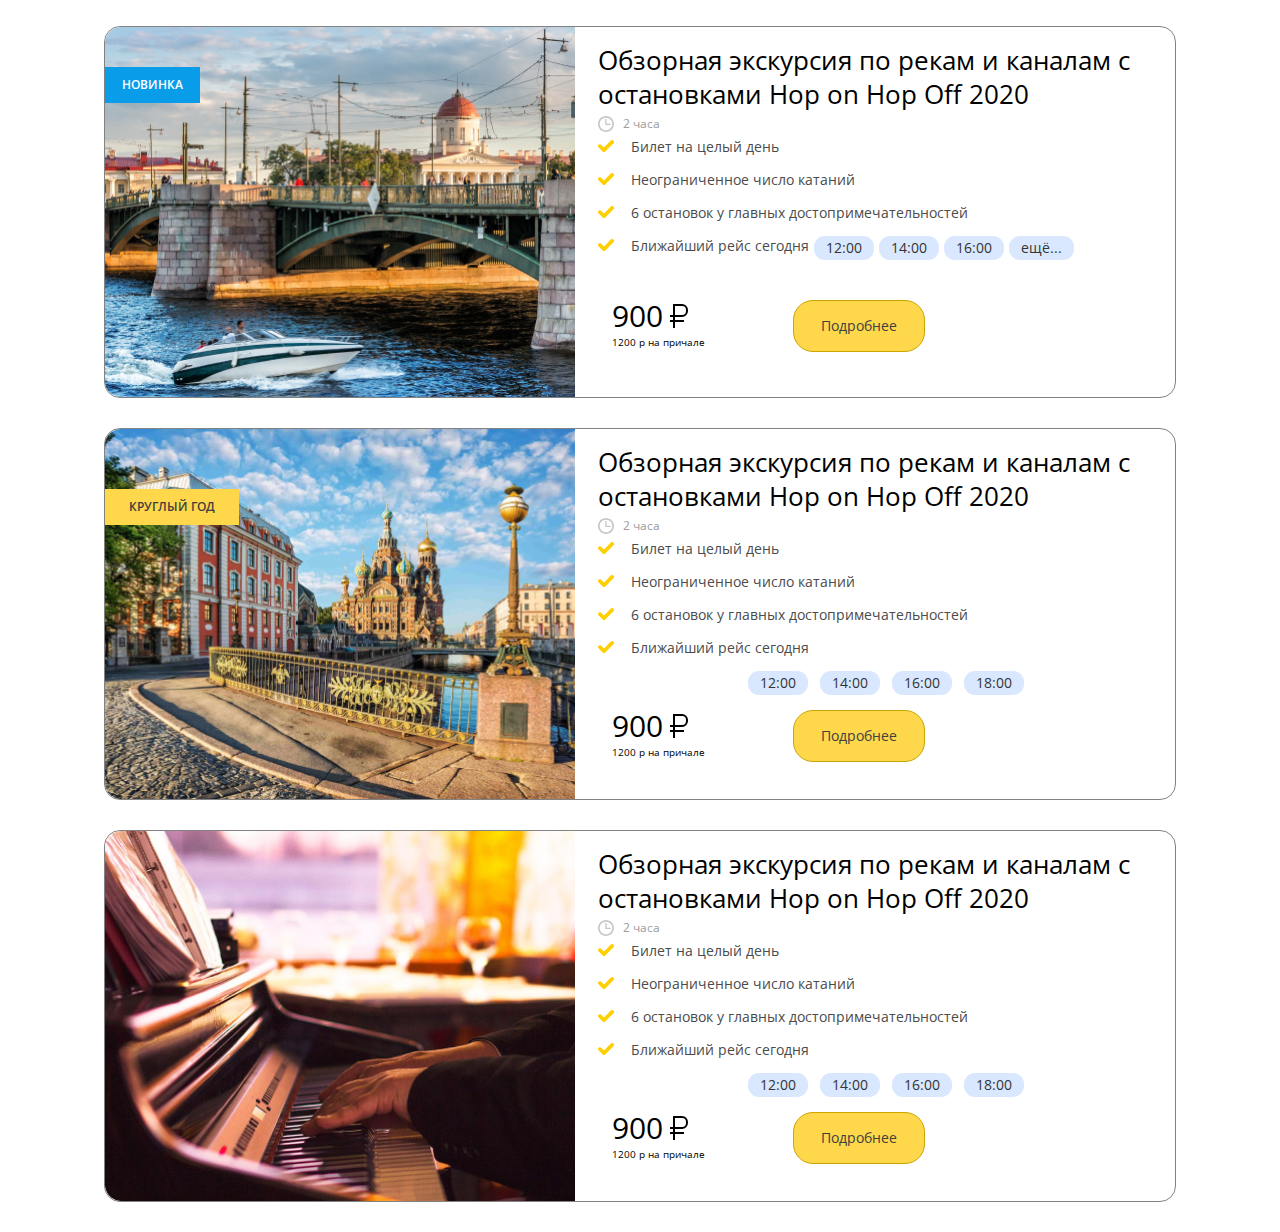
<file: task-1/index.html>
<!DOCTYPE html>
<html lang="ru">
  <head>
    <meta charset="UTF-8" />
    <meta name="viewport" content="width=device-width, initial-scale=1.0" />
    <title>Document</title>
    <link rel="preconnect" href="https://fonts.googleapis.com" />
    <link rel="preconnect" href="https://fonts.gstatic.com" crossorigin />
    <link
      href="https://fonts.googleapis.com/css2?family=Open+Sans:wght@400;600&family=Roboto&display=swap"
      rel="stylesheet"
    />
    <link rel="stylesheet" href="/task-1/styles.css" />
  </head>
  <body>
    <header class="header"></header>
    <main class="main">
      <section class="trips">
        <section class="trip-1">
          <section class="header-trip-1">
            <section class="image-trip-1">
                <div class="image-trip-1-text">
                    НОВИНКА
                </div>
            </section>
          </section>
          <section class="main-trip-1">
                <div class="time">
                  <svg
                    width="16"
                    height="16"
                    viewBox="0 0 16 16"
                    fill="none"
                    xmlns="http://www.w3.org/2000/svg"
                  >
                    <path
                      d="M8 0C3.5888 0 0 3.5888 0 8C0 12.4112 3.5888 16 8 16C12.4112 16 16 12.4112 16 8C16 3.5888 12.4112 0 8 0ZM8 14.2977C4.52746 14.2977 1.7021 11.4727 1.7021 8C1.7021 4.5273 4.52746 1.70226 8 1.70226C11.4725 1.70226 14.2979 4.5273 14.2979 8C14.2979 11.4727 11.4725 14.2977 8 14.2977Z"
                      fill="#C7C7C7"
                    />
                    <path
                      d="M12.1692 7.75296H8.57401V3.43019C8.57401 3.06642 8.27907 2.77148 7.9153 2.77148C7.55153 2.77148 7.25659 3.06642 7.25659 3.43019V8.41167C7.25659 8.77544 7.55153 9.07037 7.9153 9.07037H12.1692C12.533 9.07037 12.8279 8.77544 12.8279 8.41167C12.8279 8.04789 12.533 7.75296 12.1692 7.75296Z"
                      fill="#C7C7C7"
                    />
                  </svg>
                  <p class="text-time">2 часа</p>
                </div>
                <div class="sale">
                  АКЦИЯ - Обзорная экскурсия по рекам и каналам с остановками Hop
                  on Hop Off 2019
                </div>
                <div class="description">
                    Обзорная экскурсия по рекам и каналам 
                    с остановками Hop on Hop Off 2020
                </div>
                <div class="table">
                  <ul class="list">
                    <li class="list-item">
                      <svg
                        width="16"
                        height="12"
                        viewBox="0 0 16 12"
                        fill="none"
                        xmlns="http://www.w3.org/2000/svg"
                        style="margin-top: 3px; margin-right: 3%;"
                      >
                        <path
                          d="M7.24255 11.4204C6.51714 12.1458 5.3401 12.1458 4.61504 11.4204L0.544058 7.34931C-0.181353 6.62423 -0.181353 5.44716 0.544058 4.72209C1.26912 3.99666 2.44616 3.99666 3.17157 4.72209L5.59708 7.1473C5.78018 7.33005 6.07742 7.33005 6.26087 7.1473L12.8284 0.579592C13.5535 -0.145834 14.7305 -0.145834 15.4559 0.579592C15.8043 0.927951 16 1.4006 16 1.8932C16 2.38581 15.8043 2.85845 15.4559 3.20681L7.24255 11.4204Z"
                          fill="#FECF01"
                        />
                      </svg>
                      <p class="item-text">Билет на целый день</p>
                    </li>
                    <li class="list-item">
                      <svg
                        width="16"
                        height="12"
                        viewBox="0 0 16 12"
                        fill="none"
                        xmlns="http://www.w3.org/2000/svg"
                        style="margin-top: 3px; margin-right: 3%;"
                      >
                        <path
                          d="M7.24255 11.4204C6.51714 12.1458 5.3401 12.1458 4.61504 11.4204L0.544058 7.34931C-0.181353 6.62423 -0.181353 5.44716 0.544058 4.72209C1.26912 3.99666 2.44616 3.99666 3.17157 4.72209L5.59708 7.1473C5.78018 7.33005 6.07742 7.33005 6.26087 7.1473L12.8284 0.579592C13.5535 -0.145834 14.7305 -0.145834 15.4559 0.579592C15.8043 0.927951 16 1.4006 16 1.8932C16 2.38581 15.8043 2.85845 15.4559 3.20681L7.24255 11.4204Z"
                          fill="#FECF01"
                        />
                      </svg>
                      <p class="item-text">Неограниченное число катаний</p>
                    </li>
                    <li class="list-item">
                      <svg
                        width="16"
                        height="12"
                        viewBox="0 0 16 12"
                        fill="none"
                        xmlns="http://www.w3.org/2000/svg"
                        style="margin-top: 3px; margin-right: 3%;"
                      >
                        <path
                          d="M7.24255 11.4204C6.51714 12.1458 5.3401 12.1458 4.61504 11.4204L0.544058 7.34931C-0.181353 6.62423 -0.181353 5.44716 0.544058 4.72209C1.26912 3.99666 2.44616 3.99666 3.17157 4.72209L5.59708 7.1473C5.78018 7.33005 6.07742 7.33005 6.26087 7.1473L12.8284 0.579592C13.5535 -0.145834 14.7305 -0.145834 15.4559 0.579592C15.8043 0.927951 16 1.4006 16 1.8932C16 2.38581 15.8043 2.85845 15.4559 3.20681L7.24255 11.4204Z"
                          fill="#FECF01"
                        />
                      </svg>
                      <p class="item-text">
                        6 остановок у главных достопримечательностей
                      </p>
                    </li>
                    <li class="list-item list-item_last">
                
                            <svg
                                width="16"
                                height="12"
                                viewBox="0 0 16 12"
                                fill="none"
                                xmlns="http://www.w3.org/2000/svg"
                                style="margin-top: 3px; margin-right: 3%;"
                            >
                                <path
                                d="M7.24255 11.4204C6.51714 12.1458 5.3401 12.1458 4.61504 11.4204L0.544058 7.34931C-0.181353 6.62423 -0.181353 5.44716 0.544058 4.72209C1.26912 3.99666 2.44616 3.99666 3.17157 4.72209L5.59708 7.1473C5.78018 7.33005 6.07742 7.33005 6.26087 7.1473L12.8284 0.579592C13.5535 -0.145834 14.7305 -0.145834 15.4559 0.579592C15.8043 0.927951 16 1.4006 16 1.8932C16 2.38581 15.8043 2.85845 15.4559 3.20681L7.24255 11.4204Z"
                                fill="#FECF01"
                                />
                            </svg>
                            <div class="last">
                                <p class="item-text item-text_last">Ближайший рейс сегодня</p>
                            
                                <div class="cruises">
                                    <div class="cruise-time--1 item_1_price_900_1" >12:00</div>
                                    <div class="cruise-time--2 item_1_price_900_2" >14:00</div>
                                    <div class="cruise-time--3 item_1_price_2900_1" >16:00</div>
                                    <div class="cruise-time--4" >ещё...
                                        <ul class="hidden-list">
                                            <li class="hidden-list-item"><div class="cruise-time--6 item_1_price_2900_2" >18:00</div></li>
                                            <li class="hidden-list-item"><div class="cruise-time--7 item_1_price_4900_1" >20:00</div></li>
                                            <li class="hidden-list-item"><div class="cruise-time--8 item_1_price_4900_2" >22:00</div></li>
                                        </ul>
                                    </div>
                                    
                                </div>
                        </div> 
                    </li>
                  </ul>
                </div>
                
                <div class="price-about">
                  <div class="price">
                    <div class="main-price">
                        <p class="main-price-text" id="item_1_900">900</p>
                        <p class="main-price-text" style="display:none;" id="item_1_2900">2900</p>
                        <p class="main-price-text" style="display:none;" id="item_1_4900">4900</p>
                      <svg
                        height="32"
                        id="icon"
                        viewBox="0 0 32 32"
                        width="32"
                        xmlns="http://www.w3.org/2000/svg"
                      >
                        <defs>
                          <style>
                            .cls-1 {
                              fill: none;
                            }
                          </style>
                        </defs>
                        <path
                          d="M19,4H10V15H7v2h3v3H7v2h3v6h2V22h9V20H12V17h7a6.0067,6.0067,0,0,0,6-6V10A6.0067,6.0067,0,0,0,19,4Zm4,7a4.0045,4.0045,0,0,1-4,4H12V6h7a4.0045,4.0045,0,0,1,4,4Z"
                        />
                        <rect
                          class="cls-1"
                          data-name="&lt;Transparent Rectangle&gt;"
                          height="32"
                          id="_Transparent_Rectangle_"
                          width="32"
                        />
                      </svg>
                    </div>
                    <div class="second-price">
                        <p class="second-price-text" id="item_1_1200">1200 р на причале</p>
                    </div>
                  </div>
                  <div class="about">
                    <a href="#" class="about-text">Подробнее</a>
                  </div>
                </div>
              
          </section>
        </section>
        <section class="trip-2">
            <section class="header-trip-1">
                <section class="image-trip-2">
                    <div class="image-trip-2-text-1">
                        НОВИНКА
                    </div>
                    <div class="image-trip-2-text-2">
                        КРУГЛЫЙ ГОД
                    </div>
                </section>
              </section>
              <section class="main-trip-1">
                    <div class="time">
                      <svg
                        width="16"
                        height="16"
                        viewBox="0 0 16 16"
                        fill="none"
                        xmlns="http://www.w3.org/2000/svg"
                      >
                        <path
                          d="M8 0C3.5888 0 0 3.5888 0 8C0 12.4112 3.5888 16 8 16C12.4112 16 16 12.4112 16 8C16 3.5888 12.4112 0 8 0ZM8 14.2977C4.52746 14.2977 1.7021 11.4727 1.7021 8C1.7021 4.5273 4.52746 1.70226 8 1.70226C11.4725 1.70226 14.2979 4.5273 14.2979 8C14.2979 11.4727 11.4725 14.2977 8 14.2977Z"
                          fill="#C7C7C7"
                        />
                        <path
                          d="M12.1692 7.75296H8.57401V3.43019C8.57401 3.06642 8.27907 2.77148 7.9153 2.77148C7.55153 2.77148 7.25659 3.06642 7.25659 3.43019V8.41167C7.25659 8.77544 7.55153 9.07037 7.9153 9.07037H12.1692C12.533 9.07037 12.8279 8.77544 12.8279 8.41167C12.8279 8.04789 12.533 7.75296 12.1692 7.75296Z"
                          fill="#C7C7C7"
                        />
                      </svg>
                      <p class="text-time">2 часа</p>
                    </div>
                    <div class="sale">
                      АКЦИЯ - Обзорная экскурсия по рекам и каналам с остановками Hop
                      on Hop Off 2019
                    </div>
                    <div class="description">
                        Обзорная экскурсия по рекам и каналам 
                        с остановками Hop on Hop Off 2020
                    </div>
                    <div class="table">
                      <ul class="list">
                        <li class="list-item">
                          <svg
                            width="16"
                            height="12"
                            viewBox="0 0 16 12"
                            fill="none"
                            xmlns="http://www.w3.org/2000/svg"
                            style="margin-top: 3px; margin-right: 3%;"
                          >
                            <path
                              d="M7.24255 11.4204C6.51714 12.1458 5.3401 12.1458 4.61504 11.4204L0.544058 7.34931C-0.181353 6.62423 -0.181353 5.44716 0.544058 4.72209C1.26912 3.99666 2.44616 3.99666 3.17157 4.72209L5.59708 7.1473C5.78018 7.33005 6.07742 7.33005 6.26087 7.1473L12.8284 0.579592C13.5535 -0.145834 14.7305 -0.145834 15.4559 0.579592C15.8043 0.927951 16 1.4006 16 1.8932C16 2.38581 15.8043 2.85845 15.4559 3.20681L7.24255 11.4204Z"
                              fill="#FECF01"
                            />
                          </svg>
                          <p class="item-text">Билет на целый день</p>
                        </li>
                        <li class="list-item">
                          <svg
                            width="16"
                            height="12"
                            viewBox="0 0 16 12"
                            fill="none"
                            xmlns="http://www.w3.org/2000/svg"
                            style="margin-top: 3px; margin-right: 3%;"
                          >
                            <path
                              d="M7.24255 11.4204C6.51714 12.1458 5.3401 12.1458 4.61504 11.4204L0.544058 7.34931C-0.181353 6.62423 -0.181353 5.44716 0.544058 4.72209C1.26912 3.99666 2.44616 3.99666 3.17157 4.72209L5.59708 7.1473C5.78018 7.33005 6.07742 7.33005 6.26087 7.1473L12.8284 0.579592C13.5535 -0.145834 14.7305 -0.145834 15.4559 0.579592C15.8043 0.927951 16 1.4006 16 1.8932C16 2.38581 15.8043 2.85845 15.4559 3.20681L7.24255 11.4204Z"
                              fill="#FECF01"
                            />
                          </svg>
                          <p class="item-text">Неограниченное число катаний</p>
                        </li>
                        <li class="list-item">
                          <svg
                            width="16"
                            height="12"
                            viewBox="0 0 16 12"
                            fill="none"
                            xmlns="http://www.w3.org/2000/svg"
                            style="margin-top: 3px; margin-right: 3%;"
                          >
                            <path
                              d="M7.24255 11.4204C6.51714 12.1458 5.3401 12.1458 4.61504 11.4204L0.544058 7.34931C-0.181353 6.62423 -0.181353 5.44716 0.544058 4.72209C1.26912 3.99666 2.44616 3.99666 3.17157 4.72209L5.59708 7.1473C5.78018 7.33005 6.07742 7.33005 6.26087 7.1473L12.8284 0.579592C13.5535 -0.145834 14.7305 -0.145834 15.4559 0.579592C15.8043 0.927951 16 1.4006 16 1.8932C16 2.38581 15.8043 2.85845 15.4559 3.20681L7.24255 11.4204Z"
                              fill="#FECF01"
                            />
                          </svg>
                          <p class="item-text">
                            6 остановок у главных достопримечательностей
                          </p>
                        </li>
                        <li class="list-item">
                          <svg
                            width="16"
                            height="12"
                            viewBox="0 0 16 12"
                            fill="none"
                            xmlns="http://www.w3.org/2000/svg"
                            style="margin-top: 3px; margin-right: 3%;"
                          >
                            <path
                              d="M7.24255 11.4204C6.51714 12.1458 5.3401 12.1458 4.61504 11.4204L0.544058 7.34931C-0.181353 6.62423 -0.181353 5.44716 0.544058 4.72209C1.26912 3.99666 2.44616 3.99666 3.17157 4.72209L5.59708 7.1473C5.78018 7.33005 6.07742 7.33005 6.26087 7.1473L12.8284 0.579592C13.5535 -0.145834 14.7305 -0.145834 15.4559 0.579592C15.8043 0.927951 16 1.4006 16 1.8932C16 2.38581 15.8043 2.85845 15.4559 3.20681L7.24255 11.4204Z"
                              fill="#FECF01"
                            />
                          </svg>
                          <p class="item-text">Ближайший рейс сегодня</p>
                        </li>
                      </ul>
                    </div>
                    <div class="cruises">
                      <div class="cruise-time--1 item_2_price_900_1" >12:00</div>
                      <div class="cruise-time--2 item_2_price_900_2" >14:00</div>
                      <div class="cruise-time--3 item_2_price_2900_1" >16:00</div>
                      <div class="cruise-time--4 item_2_price_2900_2" >18:00</div>
                    </div>
                    <div class="price-about">
                      <div class="price">
                        <div class="main-price">
                          <p class="main-price-text" id="item_2_900">900</p>
                          <p class="main-price-text" style="display:none;" id="item_2_2900">2900</p>
                          <svg
                            height="32"
                            id="icon"
                            viewBox="0 0 32 32"
                            width="32"
                            xmlns="http://www.w3.org/2000/svg"
                          >
                            <defs>
                              <style>
                                .cls-1 {
                                  fill: none;
                                }
                              </style>
                            </defs>
                            <path
                              d="M19,4H10V15H7v2h3v3H7v2h3v6h2V22h9V20H12V17h7a6.0067,6.0067,0,0,0,6-6V10A6.0067,6.0067,0,0,0,19,4Zm4,7a4.0045,4.0045,0,0,1-4,4H12V6h7a4.0045,4.0045,0,0,1,4,4Z"
                            />
                            <rect
                              class="cls-1"
                              data-name="&lt;Transparent Rectangle&gt;"
                              height="32"
                              id="_Transparent_Rectangle_"
                              width="32"
                            />
                          </svg>
                        </div>
                        <div class="second-price">
                          <p class="second-price-text" id="item_2_1200">1200 р на причале</p>
                        </div>
                      </div>
                      <div class="about">
                        <a href="#" class="about-text">Подробнее</a>
                      </div>
                    </div>
                  
              </section>
        </section>
        <section class="trip-3 mobile-hidden">
            <section class="header-trip-1">
                <section class="image-trip-3">
                </section>
              </section>
              <section class="main-trip-1">
                    <div class="time">
                      <svg
                        width="16"
                        height="16"
                        viewBox="0 0 16 16"
                        fill="none"
                        xmlns="http://www.w3.org/2000/svg"
                      >
                        <path
                          d="M8 0C3.5888 0 0 3.5888 0 8C0 12.4112 3.5888 16 8 16C12.4112 16 16 12.4112 16 8C16 3.5888 12.4112 0 8 0ZM8 14.2977C4.52746 14.2977 1.7021 11.4727 1.7021 8C1.7021 4.5273 4.52746 1.70226 8 1.70226C11.4725 1.70226 14.2979 4.5273 14.2979 8C14.2979 11.4727 11.4725 14.2977 8 14.2977Z"
                          fill="#C7C7C7"
                        />
                        <path
                          d="M12.1692 7.75296H8.57401V3.43019C8.57401 3.06642 8.27907 2.77148 7.9153 2.77148C7.55153 2.77148 7.25659 3.06642 7.25659 3.43019V8.41167C7.25659 8.77544 7.55153 9.07037 7.9153 9.07037H12.1692C12.533 9.07037 12.8279 8.77544 12.8279 8.41167C12.8279 8.04789 12.533 7.75296 12.1692 7.75296Z"
                          fill="#C7C7C7"
                        />
                      </svg>
                      <p class="text-time">2 часа</p>
                    </div>
                    <div class="sale">
                      АКЦИЯ - Обзорная экскурсия по рекам и каналам с остановками Hop
                      on Hop Off 2019
                    </div>
                    <div class="description">
                        Обзорная экскурсия по рекам и каналам 
                        с остановками Hop on Hop Off 2020
                    </div>
                    <div class="table">
                      <ul class="list">
                        <li class="list-item">
                          <svg
                            width="16"
                            height="12"
                            viewBox="0 0 16 12"
                            fill="none"
                            xmlns="http://www.w3.org/2000/svg"
                            style="margin-top: 3px; margin-right: 3%;"
                          >
                            <path
                              d="M7.24255 11.4204C6.51714 12.1458 5.3401 12.1458 4.61504 11.4204L0.544058 7.34931C-0.181353 6.62423 -0.181353 5.44716 0.544058 4.72209C1.26912 3.99666 2.44616 3.99666 3.17157 4.72209L5.59708 7.1473C5.78018 7.33005 6.07742 7.33005 6.26087 7.1473L12.8284 0.579592C13.5535 -0.145834 14.7305 -0.145834 15.4559 0.579592C15.8043 0.927951 16 1.4006 16 1.8932C16 2.38581 15.8043 2.85845 15.4559 3.20681L7.24255 11.4204Z"
                              fill="#FECF01"
                            />
                          </svg>
                          <p class="item-text">Билет на целый день</p>
                        </li>
                        <li class="list-item">
                          <svg
                            width="16"
                            height="12"
                            viewBox="0 0 16 12"
                            fill="none"
                            xmlns="http://www.w3.org/2000/svg"
                            style="margin-top: 3px; margin-right: 3%;"
                          >
                            <path
                              d="M7.24255 11.4204C6.51714 12.1458 5.3401 12.1458 4.61504 11.4204L0.544058 7.34931C-0.181353 6.62423 -0.181353 5.44716 0.544058 4.72209C1.26912 3.99666 2.44616 3.99666 3.17157 4.72209L5.59708 7.1473C5.78018 7.33005 6.07742 7.33005 6.26087 7.1473L12.8284 0.579592C13.5535 -0.145834 14.7305 -0.145834 15.4559 0.579592C15.8043 0.927951 16 1.4006 16 1.8932C16 2.38581 15.8043 2.85845 15.4559 3.20681L7.24255 11.4204Z"
                              fill="#FECF01"
                            />
                          </svg>
                          <p class="item-text">Неограниченное число катаний</p>
                        </li>
                        <li class="list-item">
                          <svg
                            width="16"
                            height="12"
                            viewBox="0 0 16 12"
                            fill="none"
                            xmlns="http://www.w3.org/2000/svg"
                            style="margin-top: 3px; margin-right: 3%;"
                          >
                            <path
                              d="M7.24255 11.4204C6.51714 12.1458 5.3401 12.1458 4.61504 11.4204L0.544058 7.34931C-0.181353 6.62423 -0.181353 5.44716 0.544058 4.72209C1.26912 3.99666 2.44616 3.99666 3.17157 4.72209L5.59708 7.1473C5.78018 7.33005 6.07742 7.33005 6.26087 7.1473L12.8284 0.579592C13.5535 -0.145834 14.7305 -0.145834 15.4559 0.579592C15.8043 0.927951 16 1.4006 16 1.8932C16 2.38581 15.8043 2.85845 15.4559 3.20681L7.24255 11.4204Z"
                              fill="#FECF01"
                            />
                          </svg>
                          <p class="item-text">
                            6 остановок у главных достопримечательностей
                          </p>
                        </li>
                        <li class="list-item">
                          <svg
                            width="16"
                            height="12"
                            viewBox="0 0 16 12"
                            fill="none"
                            xmlns="http://www.w3.org/2000/svg"
                            style="margin-top: 3px; margin-right: 3%;"
                          >
                            <path
                              d="M7.24255 11.4204C6.51714 12.1458 5.3401 12.1458 4.61504 11.4204L0.544058 7.34931C-0.181353 6.62423 -0.181353 5.44716 0.544058 4.72209C1.26912 3.99666 2.44616 3.99666 3.17157 4.72209L5.59708 7.1473C5.78018 7.33005 6.07742 7.33005 6.26087 7.1473L12.8284 0.579592C13.5535 -0.145834 14.7305 -0.145834 15.4559 0.579592C15.8043 0.927951 16 1.4006 16 1.8932C16 2.38581 15.8043 2.85845 15.4559 3.20681L7.24255 11.4204Z"
                              fill="#FECF01"
                            />
                          </svg>
                          <p class="item-text">Ближайший рейс сегодня</p>
                        </li>
                      </ul>
                    </div>
                    <div class="cruises">
                      <div class="cruise-time--1 item_2_price_900_1" >12:00</div>
                      <div class="cruise-time--2 item_2_price_900_2" >14:00</div>
                      <div class="cruise-time--3 item_2_price_2900_1" >16:00</div>
                      <div class="cruise-time--4 item_2_price_2900_2" >18:00</div>
                    </div>
                    <div class="price-about">
                      <div class="price">
                        <div class="main-price">
                          <p class="main-price-text" id="item_2_900">900</p>
                          <p class="main-price-text" style="display:none;" id="item_2_2900">2900</p>
                          <svg
                            height="32"
                            id="icon"
                            viewBox="0 0 32 32"
                            width="32"
                            xmlns="http://www.w3.org/2000/svg"
                          >
                            <defs>
                              <style>
                                .cls-1 {
                                  fill: none;
                                }
                              </style>
                            </defs>
                            <path
                              d="M19,4H10V15H7v2h3v3H7v2h3v6h2V22h9V20H12V17h7a6.0067,6.0067,0,0,0,6-6V10A6.0067,6.0067,0,0,0,19,4Zm4,7a4.0045,4.0045,0,0,1-4,4H12V6h7a4.0045,4.0045,0,0,1,4,4Z"
                            />
                            <rect
                              class="cls-1"
                              data-name="&lt;Transparent Rectangle&gt;"
                              height="32"
                              id="_Transparent_Rectangle_"
                              width="32"
                            />
                          </svg>
                        </div>
                        <div class="second-price">
                          <p class="second-price-text" id="item_2_1200">1200 р на причале</p>
                        </div>
                      </div>
                      <div class="about">
                        <a href="#" class="about-text">Подробнее</a>
                      </div>
                    </div>
                  
              </section>
        </section>
      </section>
    </main>
    <script type="text/javascript" src="/task-1/code.js"></script>
  </body>
</html>
</file>
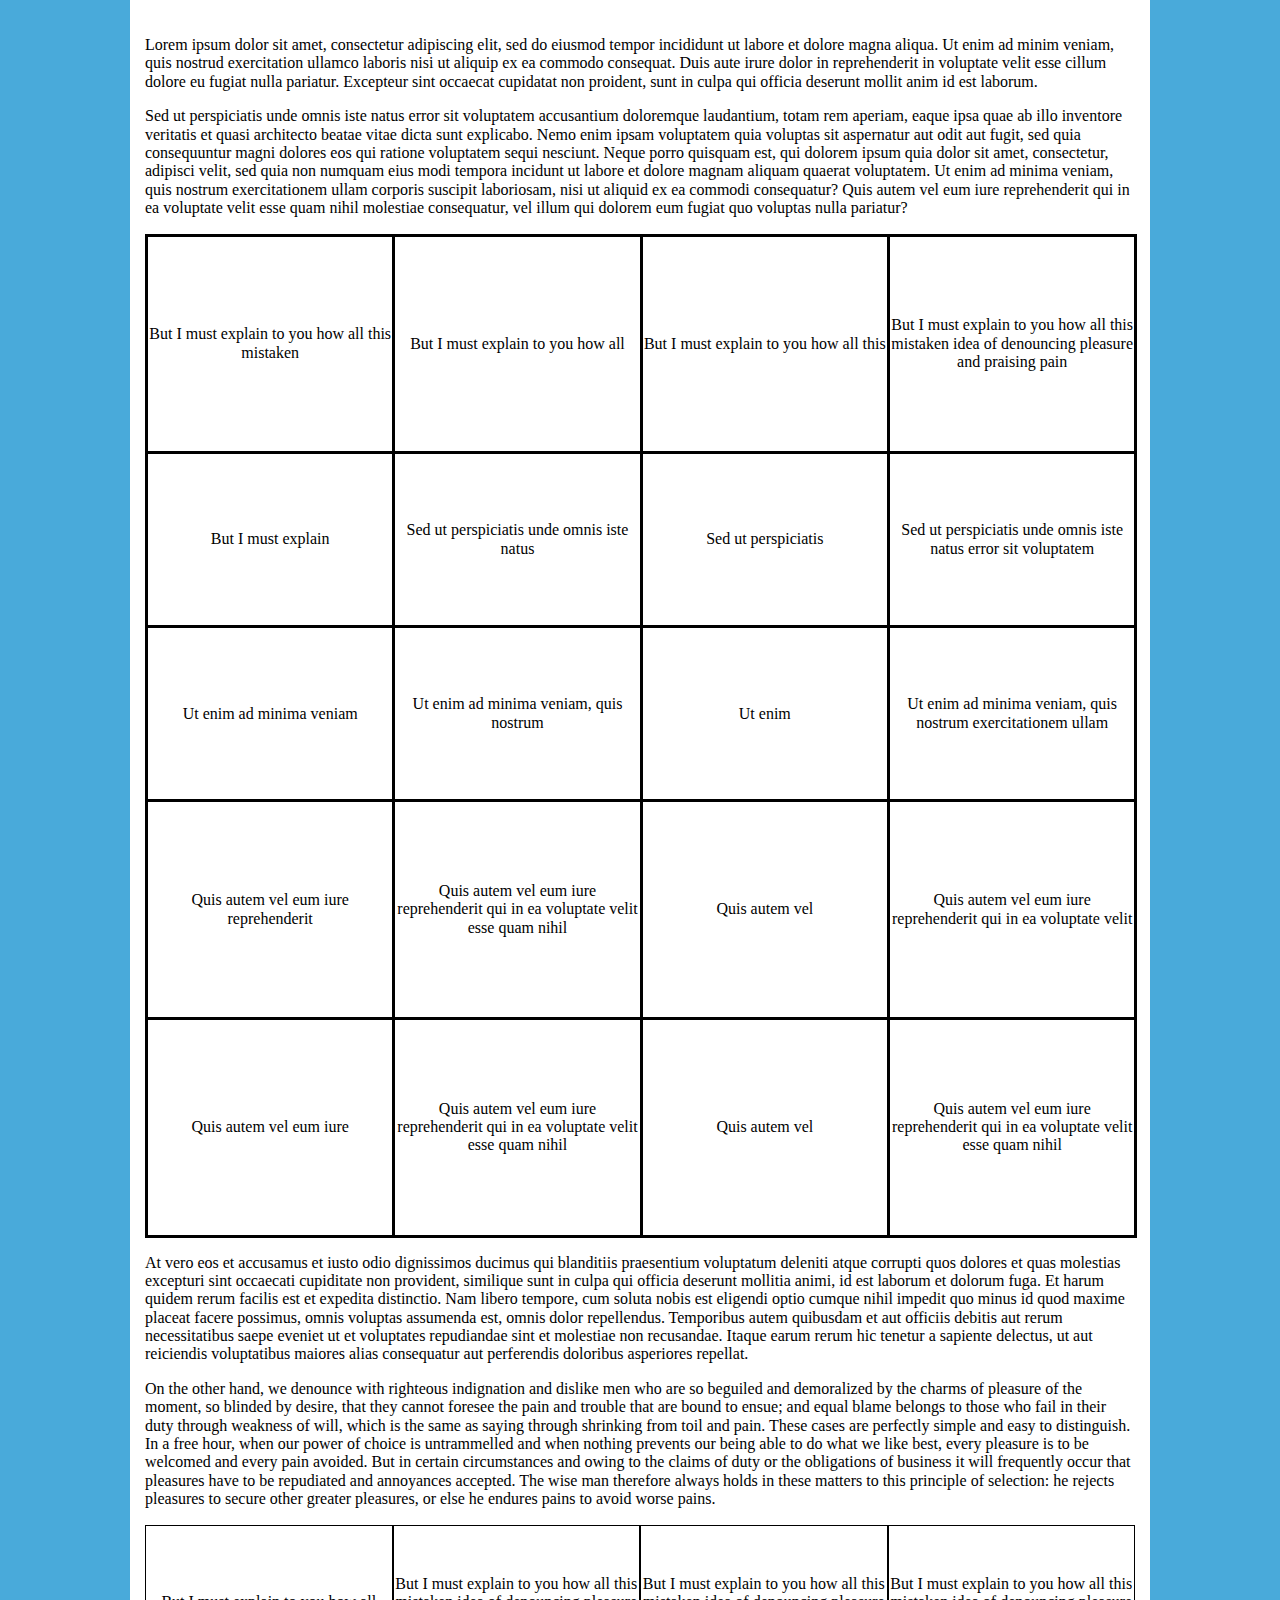
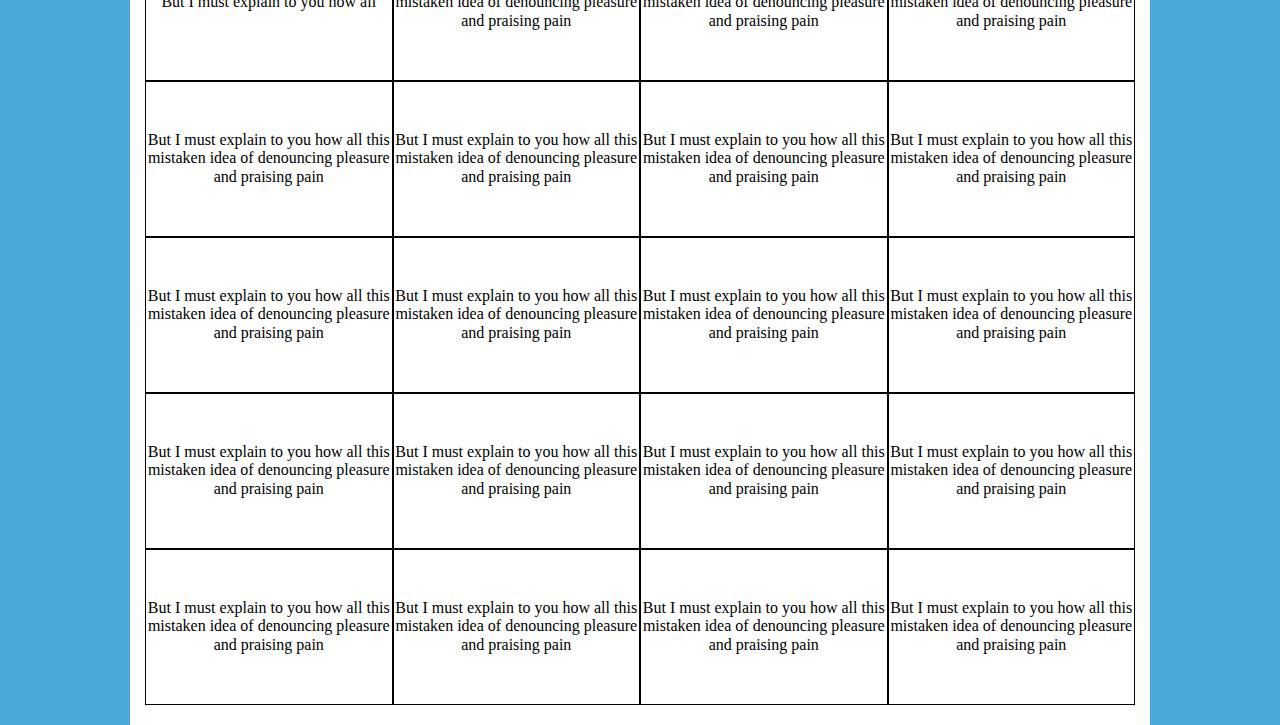
<file: task-2/index.html>
<!DOCTYPE html>
<html lang="en">
  <head>
    <meta charset="UTF-8" />
    <meta http-equiv="X-UA-Compatible" content="IE=edge" />
    <meta name="viewport" content="width=device-width, initial-scale=1.0" />
    <title>Document</title>
    <link rel="stylesheet" href="/task-2/styles.css" />
  </head>
  <body>
    <div class="blog">
      <p>
        Lorem ipsum dolor sit amet, consectetur adipiscing elit, sed do eiusmod
        tempor incididunt ut labore et dolore magna aliqua. Ut enim ad minim
        veniam, quis nostrud exercitation ullamco laboris nisi ut aliquip ex ea
        commodo consequat. Duis aute irure dolor in reprehenderit in voluptate
        velit esse cillum dolore eu fugiat nulla pariatur. Excepteur sint
        occaecat cupidatat non proident, sunt in culpa qui officia deserunt
        mollit anim id est laborum.
      </p>
      <p>
        Sed ut perspiciatis unde omnis iste natus error sit voluptatem
        accusantium doloremque laudantium, totam rem aperiam, eaque ipsa quae ab
        illo inventore veritatis et quasi architecto beatae vitae dicta sunt
        explicabo. Nemo enim ipsam voluptatem quia voluptas sit aspernatur aut
        odit aut fugit, sed quia consequuntur magni dolores eos qui ratione
        voluptatem sequi nesciunt. Neque porro quisquam est, qui dolorem ipsum
        quia dolor sit amet, consectetur, adipisci velit, sed quia non numquam
        eius modi tempora incidunt ut labore et dolore magnam aliquam quaerat
        voluptatem. Ut enim ad minima veniam, quis nostrum exercitationem ullam
        corporis suscipit laboriosam, nisi ut aliquid ex ea commodi consequatur?
        Quis autem vel eum iure reprehenderit qui in ea voluptate velit esse
        quam nihil molestiae consequatur, vel illum qui dolorem eum fugiat quo
        voluptas nulla pariatur?
      </p>
      <table
        style="
          border-collapse: collapse;
          width: 100.23640661938533%;
          height: 1004px;
        "
      >
        <tbody>
          <tr style="height: 36px">
            <td
              style="
                width: 25%;
                height: 36px;
                border-style: solid;
                text-align: center;
              "
            >
              <span style="font-weight: 400"
                >But I must explain to you how all this mistaken</span
              >
            </td>
            <td style="width: 25%; height: 36px; border-style: solid">
              <p><span style="font-weight: 400"></span></p>
              <p style="text-align: center">
                <span style="font-weight: 400"
                  >But I must explain to you how all</span
                >
              </p>
              <p><span style="font-weight: 400"></span></p>
            </td>
            <td
              style="
                width: 25%;
                height: 36px;
                border-style: solid;
                text-align: center;
              "
            >
              <span style="font-weight: 400"
                >But I must explain to you how all this</span
              >
            </td>
            <td
              style="
                width: 82.8017176331783%;
                height: 36px;
                border-style: solid;
                text-align: center;
              "
            >
              <p><span style="font-weight: 400"></span></p>
              <p>
                <span style="font-weight: 400"
                  >But I must explain to you how all this mistaken idea of
                  denouncing pleasure and praising pain</span
                >
              </p>
              <p><span style="font-weight: 400"></span></p>
            </td>
          </tr>
          <tr style="height: 18px">
            <td
              style="
                width: 25%;
                height: 18px;
                border-style: solid;
                text-align: center;
              "
            >
              <span style="font-weight: 400">But I must explain </span>
            </td>
            <td style="width: 25%; height: 18px; border-style: solid">
              <p><span style="font-weight: 400"></span></p>
              <p style="text-align: center">
                <span style="font-weight: 400"
                  >Sed ut perspiciatis unde omnis iste natus</span
                >
              </p>
              <p><span style="font-weight: 400"></span></p>
            </td>
            <td
              style="
                width: 25%;
                height: 18px;
                border-style: solid;
                text-align: center;
              "
            >
              <span style="font-weight: 400">Sed ut perspiciatis</span>
            </td>
            <td
              style="
                width: 82.8017176331783%;
                height: 18px;
                border-style: solid;
                text-align: center;
              "
            >
              <p><span style="font-weight: 400"></span></p>
              <p>
                <span style="font-weight: 400"
                  >Sed ut perspiciatis unde omnis iste natus error sit
                  voluptatem</span
                >
              </p>
              <p><span style="font-weight: 400"></span></p>
            </td>
          </tr>
          <tr style="height: 54px">
            <td
              style="
                width: 25%;
                border-style: solid;
                height: 54px;
                text-align: center;
              "
            >
              <span style="font-weight: 400">Ut enim ad minima veniam</span>
            </td>
            <td style="width: 25%; border-style: solid; height: 54px">
              <p><span style="font-weight: 400"></span></p>
              <p style="text-align: center">
                <span style="font-weight: 400"
                  >Ut enim ad minima veniam, quis nostrum</span
                >
              </p>
              <p><span style="font-weight: 400"></span></p>
            </td>
            <td
              style="
                width: 25%;
                border-style: solid;
                height: 54px;
                text-align: center;
              "
            >
              <span style="font-weight: 400">Ut enim</span>
            </td>
            <td
              style="
                width: 82.8017176331783%;
                border-style: solid;
                height: 54px;
                text-align: center;
              "
            >
              <p><span style="font-weight: 400"></span></p>
              <p>
                <span style="font-weight: 400"
                  >Ut enim ad minima veniam, quis nostrum exercitationem
                  ullam</span
                ><span style="font-weight: 400"></span>
              </p>
              <p><span style="font-weight: 400"></span></p>
            </td>
          </tr>
          <tr style="height: 72px">
            <td
              style="
                width: 25%;
                border-style: solid;
                height: 72px;
                text-align: center;
              "
            >
              <span style="font-weight: 400"
                >Quis autem vel eum iure reprehenderit</span
              >
            </td>
            <td style="width: 25%; border-style: solid; height: 72px">
              <p><span style="font-weight: 400"></span></p>
              <p style="text-align: center">
                <span style="font-weight: 400"
                  >Quis autem vel eum iure reprehenderit qui in ea voluptate
                  velit esse quam nihil</span
                >
              </p>
              <p><span style="font-weight: 400"></span></p>
            </td>
            <td
              style="
                width: 25%;
                border-style: solid;
                height: 72px;
                text-align: center;
              "
            >
              <span style="font-weight: 400">Quis autem vel</span>
            </td>
            <td
              style="
                width: 82.8017176331783%;
                border-style: solid;
                height: 72px;
                text-align: center;
              "
            >
              <span style="font-weight: 400"
                >Quis autem vel eum iure reprehenderit qui in ea voluptate
                velit</span
              >
            </td>
          </tr>
          <tr style="height: 54px">
            <td
              style="
                width: 25%;
                border-style: solid;
                height: 54px;
                text-align: center;
              "
            >
              <span style="font-weight: 400">Quis autem vel eum iure</span>
            </td>
            <td style="width: 25%; border-style: solid; height: 54px">
              <p><span style="font-weight: 400"></span></p>
              <p style="text-align: center">
                <span style="font-weight: 400"
                  >Quis autem vel eum iure reprehenderit qui in ea voluptate
                  velit esse quam nihil</span
                >
              </p>
              <p><span style="font-weight: 400"></span></p>
            </td>
            <td
              style="
                width: 25%;
                border-style: solid;
                height: 54px;
                text-align: center;
              "
            >
              <span style="font-weight: 400">Quis autem vel</span>
            </td>
            <td
              style="
                width: 82.8017176331783%;
                border-style: solid;
                height: 54px;
                text-align: center;
              "
            >
              <span style="font-weight: 400"
                >Quis autem vel eum iure reprehenderit qui in ea voluptate velit
                esse quam nihil</span
              >
            </td>
          </tr>
        </tbody>
      </table>
      <p>
        At vero eos et accusamus et iusto odio dignissimos ducimus qui
        blanditiis praesentium voluptatum deleniti atque corrupti quos dolores
        et quas molestias excepturi sint occaecati cupiditate non provident,
        similique sunt in culpa qui officia deserunt mollitia animi, id est
        laborum et dolorum fuga. Et harum quidem rerum facilis est et expedita
        distinctio. Nam libero tempore, cum soluta nobis est eligendi optio
        cumque nihil impedit quo minus id quod maxime placeat facere possimus,
        omnis voluptas assumenda est, omnis dolor repellendus. Temporibus autem
        quibusdam et aut officiis debitis aut rerum necessitatibus saepe eveniet
        ut et voluptates repudiandae sint et molestiae non recusandae. Itaque
        earum rerum hic tenetur a sapiente delectus, ut aut reiciendis
        voluptatibus maiores alias consequatur aut perferendis doloribus
        asperiores repellat.
      </p>
      <p>
        On the other hand, we denounce with righteous indignation and dislike
        men who are so beguiled and demoralized by the charms of pleasure of the
        moment, so blinded by desire, that they cannot foresee the pain and
        trouble that are bound to ensue; and equal blame belongs to those who
        fail in their duty through weakness of will, which is the same as saying
        through shrinking from toil and pain. These cases are perfectly simple
        and easy to distinguish. In a free hour, when our power of choice is
        untrammelled and when nothing prevents our being able to do what we like
        best, every pleasure is to be welcomed and every pain avoided. But in
        certain circumstances and owing to the claims of duty or the obligations
        of business it will frequently occur that pleasures have to be
        repudiated and annoyances accepted. The wise man therefore always holds
        in these matters to this principle of selection: he rejects pleasures to
        secure other greater pleasures, or else he endures pains to avoid worse
        pains.
      </p>
      <div class="grid">
        <div class="grid-item">But I must explain to you how all</div>
        <div class="grid-item">But I must explain to you how all this mistaken idea of
          denouncing pleasure and praising pain</div>
        <div class="grid-item">But I must explain to you how all this mistaken idea of
          denouncing pleasure and praising pain</div>
        <div class="grid-item">But I must explain to you how all this mistaken idea of
          denouncing pleasure and praising pain</div>
        <div class="grid-item">But I must explain to you how all this mistaken idea of
          denouncing pleasure and praising pain</div>
        <div class="grid-item">But I must explain to you how all this mistaken idea of
          denouncing pleasure and praising pain</div>
        <div class="grid-item">But I must explain to you how all this mistaken idea of
          denouncing pleasure and praising pain</div>
        <div class="grid-item">But I must explain to you how all this mistaken idea of
          denouncing pleasure and praising pain</div>
        <div class="grid-item">But I must explain to you how all this mistaken idea of
          denouncing pleasure and praising pain</div>
        <div class="grid-item">But I must explain to you how all this mistaken idea of
          denouncing pleasure and praising pain</div>
        <div class="grid-item">But I must explain to you how all this mistaken idea of
          denouncing pleasure and praising pain</div>
        <div class="grid-item">But I must explain to you how all this mistaken idea of
          denouncing pleasure and praising pain</div>
        <div class="grid-item">But I must explain to you how all this mistaken idea of
          denouncing pleasure and praising pain</div>
        <div class="grid-item">But I must explain to you how all this mistaken idea of
          denouncing pleasure and praising pain</div>
        <div class="grid-item">But I must explain to you how all this mistaken idea of
          denouncing pleasure and praising pain</div>
        <div class="grid-item">But I must explain to you how all this mistaken idea of
          denouncing pleasure and praising pain</div>
        <div class="grid-item">But I must explain to you how all this mistaken idea of
          denouncing pleasure and praising pain</div>
        <div class="grid-item">But I must explain to you how all this mistaken idea of
          denouncing pleasure and praising pain</div>
        <div class="grid-item">But I must explain to you how all this mistaken idea of
          denouncing pleasure and praising pain</div>
        <div class="grid-item">But I must explain to you how all this mistaken idea of
          denouncing pleasure and praising pain</div>
      </div>
    </div>
    
  </body>
</html>
</file>
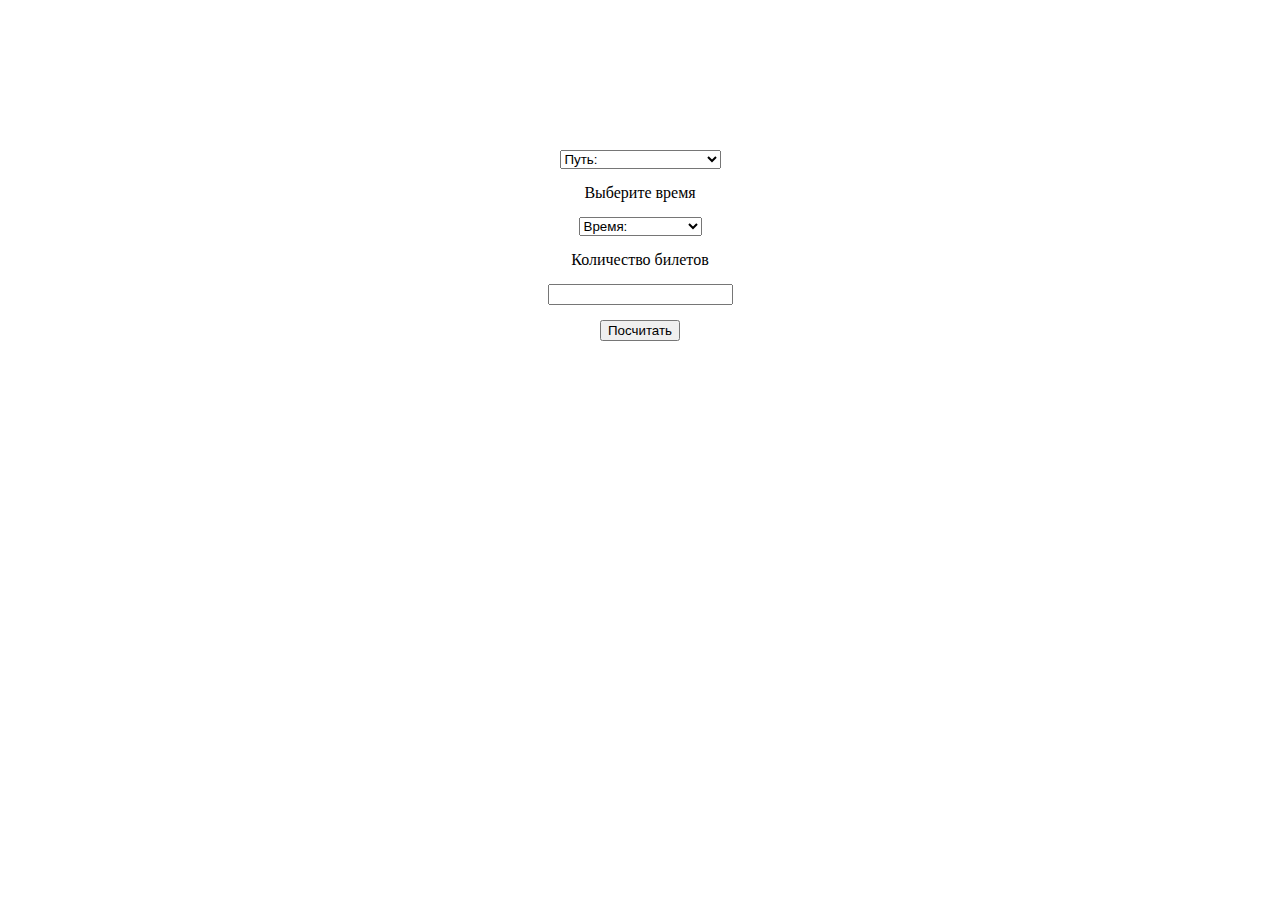
<file: task-4/index.html>
<!DOCTYPE html>
<html lang="en">
  <head>
    <meta charset="UTF-8" />
    <meta http-equiv="X-UA-Compatible" content="IE=edge" />
    <meta name="viewport" content="width=device-width, initial-scale=1.0" />
    <title>Document</title>
    <link rel="stylesheet" href="/task-4/styles.css" />
  </head>
  <body>
    <main>
      <select class="select" name="route" id="route">
        <option selected="selected" disabled="disabled">Путь:</option>
        <option class="path_to" value="из A в B" id="1">из A в B</option>
        <option class="path_from" value="из B в A" id="2">из B в A</option>
        <option class="path" value="из A в B и обратно в А" id="3">из A в B и обратно в А</option>
      </select>

      <label for="time">Выберите время</label>
      <select name="time" id="time" class="select_from_to">
        <option selected="selected" disabled="disabled">Время:</option>
        <option class="from" value="from_1" id="1"></option>
        <option class="from" value="from_2" id="2"></option>
        <option class="from" value="from_3" id="3"></option>
        <option class="from" value="from_4" id="4"></option>
        <option class="from" value="from_5" id="5"></option>
        <option class="from" value="from_6" id="6"></option>
        <option class="to" value="to_1"></option>
        <option class="to" value="to_2"></option>
        <option class="to" value="to_3"></option>
        <option class="to" value="to_4"></option>
        <option class="to" value="to_5"></option>
        <option class="to" value="to_6"></option>
        <option class="to" value="to_7"></option>
      </select>

      <select class="route_from_to" name="time" id="time_from_to">
        <option selected="selected" disabled="disabled">Время обратно:</option>
        <option class="from_to" value="to_1"></option>
        <option class="from_to" value="to_2"></option>
        <option class="from_to" value="to_3"></option>
        <option class="from_to" value="to_4"></option>
        <option class="from_to" value="to_5"></option>
        <option class="from_to" value="to_6"></option>
        <option class="from_to" value="to_7"></option>
      </select>

      <label for="num">Количество билетов</label>
      <input  class="input" id="num" />
      <button type="submit" id="submit" onclick="price();">Посчитать</button>
    </main>

    <script type="text/javascript" src="/task-4/code.js"></script>
  </body>
</html>
</file>
<file: task-1/styles.css>
body{
    margin: 0;
    padding: 0;
}



.header{
    margin-bottom: 26px;
}

.trips{
    display: flex;
    flex-direction: column;
    align-items: center;
    margin-right: 17px;
    margin-left: 17px;
}

.trip-1,
.trip-2,
.trip-3{
    border: 0.3px solid #828282;
    border-radius: 16px;
    margin-bottom: 30px;
}

.mobile-hidden{
    display: none;
}

.image-trip-1,
.image-trip-2{
    background-image: url(/task-1/images/sankt-peterburg-piter-st-3495.png);
    background-size: cover;
    background-repeat: no-repeat;
    background-position: center;
    border-radius: 16px 16px 0px 0px;
    height: 220px;
    width: 100%;
    margin-bottom: 16px;
}

.image-trip-1-text{
    position: absolute;
    top: 67px;
    background-color:#FED74B;
    padding: 8px 17px;
    font-family: 'Open Sans', sans-serif;
    font-style: normal;
    font-weight: 600;
    font-size: 12px;
    line-height: 20px;
    color: #3E3E3E;
}

.description{
    display: none;
}

.time{
    display: flex;
    flex-direction: row;
    align-items: center;
    margin-left: 12px;

    font-family: 'Open Sans';
    font-style: normal;
    font-weight: 400;
    font-size: 12px;
    line-height: 20px;
    color: #9E9E9E;
}

.text-time{
    margin-left: 9px;
}

.sale{
    font-family: 'Open Sans';
    font-style: normal;
    font-weight: 600;
    font-size: 14px;
    line-height: 22px;
    color: #404040;
    
    margin-left: 12px;
    margin-right: 12px;
    margin-bottom: 22px;
}

.list{
    margin: 0;
    padding: 0;
    list-style-type: none;
}

.list-item{
    display: flex;
    flex-direction: row;
    
    margin-bottom: 13px;
    margin-left: 12px;
}

.item-text{ 
    margin: 0;
    font-family: 'Open Sans';
    font-style: normal;
    font-weight: 400;
    font-size: 14px;
    line-height: 20px;
    color: #4B4B4B;
}

.last{
    display: flex;
    flex-direction: column;
}

.item-text_last{
    margin-bottom: 7px;
}

.cruises{
    display: flex;
    flex-direction: row;
    justify-content: center;
    margin-bottom: 15px;
}

.cruise-time--1,
.cruise-time--2,
.cruise-time--3,
.cruise-time--4,
.cruise-time--5,
.cruise-time--6,
.cruise-time--7,
.cruise-time--8{
    background: #D9E8FF;
    border-radius: 11px;
    padding: 2px 15px;
    margin-left: 2%;

    font-family: 'Open Sans';
    font-style: normal;
    font-weight: 400;
    font-size: 14px;
    line-height: 20px;
    color: #343434;
}

/*.cruise-time--4,
.cruise-time--6,
.cruise-time--7{
    display: none;
}*/

.hidden-list {
    display: none;
    position: absolute;
    padding: 0;
    list-style-type: none;
    
}

.hidden-list-item {
    margin-top: 5px;
    margin-left: -13px;
}



.cruise-time--4:hover > .hidden-list {
    display:inherit;
}


.hidden-list li {
    
    float:none;
    display:list-item;
    position: relative;
}

.price{
    margin-left: 14px;
    width: 100px;
    display: flex;
    flex-direction: column;
    justify-content: center;
}

.main-price{
    display: flex;
    align-items: center;
}

.main-price-text{
    font-family: 'Open Sans';
    font-style: normal;
    font-weight: 400;
    font-size: 30px;
    line-height: 20px;
    color: #000000;

    margin: 0;
}

.price-about{
    display: flex;
    flex-direction: row;
    gap: 14%;
    margin-bottom: 20px;
}

.second-price-text{
    margin: 0;
    font-family: 'Open Sans';
    font-style: normal;
    font-weight: 400;
    font-size: 10px;
    line-height: 20px;
    color: #000000;
}

.about{
    background: #FED74B;
    border: 0.5px solid #CBA500;
    border-radius: 20px;
    display: flex;
    align-items: center;
    justify-content: center;
    width: 130px;
    height: 50px;
}

.about-text{
    /*padding: 4px 45px;*/
    margin: 0;
    text-decoration: none;
    font-family: 'Open Sans';
    font-style: normal;
    font-weight: 400;
    font-size: 14px;
    line-height: 20px;
    color: #404040;
}

.image-trip-2-text-2{
    display: none;
}

.image-trip-2-text-1{
    position: absolute;
    
    background: #7553FF;
    border-radius: 15px 0px 12px;
    padding: 8px 17px;
    font-family: 'Open Sans', sans-serif;
    font-style: normal;
    font-weight: 600;
    font-size: 12px;
    line-height: 20px;
    color: #FFFFFF;
}

.cruise-time--1:hover,
.cruise-time--2:hover,
.cruise-time--3:hover,
.cruise-time--4:hover,
.cruise-time--5:hover,
.cruise-time--6:hover,
.cruise-time--7:hover,
.cruise-time--8:hover {
	background: #6BA6FF;
	color: #FFFFFF;
    transition: 0.5s;
}

@media screen and (min-width: 1000px){

    .mobile-hidden{
        display: block;
    }

    .trip-1,
    .trip-2,
    .trip-3{
        display: flex;
        flex-direction: row;
        max-width: 1070px;
    }

    

    .image-trip-1{
        background-image: url(/task-1/images/AdobeStock_168443825\ 1.png);
        background-size: cover;
        background-repeat: no-repeat;
        background-position: center;
        border-radius: 16px 0px 0px 16px;
        width: 470px;
        height: 370px;
        margin-bottom: 0px;
    }

    .image-trip-2{
        background-image: url(/task-1/images/ekskursii-po-spb-na-avtobuse\ 1.png);
        background-size: cover;
        background-repeat: no-repeat;
        background-position: center;
        border-radius: 16px 0px 0px 16px;
        width: 470px;
        height: 370px;
        margin-bottom: 0px;
    }

    .image-trip-3{
        background-image: url(/task-1/images/music\ 1.png);
        background-size: cover;
        background-repeat: no-repeat;
        background-position: center;
        border-radius: 16px 0px 0px 16px;
        width: 470px;
        height: 370px;
        margin-bottom: 0px;
    }

    .main-trip-1{
        display: flex;
        flex-direction: column;
    }

    .sale{
        display:none;
    }

    .description{
        display: block;
        order: -1;
        font-family: 'Open Sans';
        font-style: normal;
        font-weight: 400;
        font-size: 26px;
        line-height: 34px;
        color: #000000;
        margin-top: 16px;
    }

    .description,
    .time,
    .table,
    .price-about{
        margin-left: 23px;
    }

    .price-about{
        margin-bottom: 0;
    }

    .list-item{
        margin-left: 0;
    }

    .text-time{
        margin-top: 3px;
        margin-bottom: 3px;
    }

    .list-item_last{
        margin-bottom: 9px;
    }

    .last{
        flex-direction: row;
    }

    .item-text_last {
        margin-bottom: 0;
    }

    .cruises{
        margin-left: 10px;
    }

    .cruise-time--4{
        display: block;
    }

    .cruise-time--5{
        display: none;
    }

    .cruise-time--1, 
    .cruise-time--2, 
    .cruise-time--3, 
    .cruise-time--4, 
    .cruise-time--5, 
    .cruise-time--6, 
    .cruise-time--7 {
        padding: 2px 12px;
    }

    .image-trip-1-text{
        color: #FFFFFF;
        background-color: #099CE8;
    }

    

    .image-trip-2-text-1{
        display: none;
    }
    
    .image-trip-2-text-2{
        display: block;
        position: relative;
        top: 60px;
        max-width: 100px;
        text-align: center;
        background-color:#FED74B;
        padding: 8px 17px;
        font-family: 'Open Sans', sans-serif;
        font-style: normal;
        font-weight: 600;
        font-size: 12px;
        line-height: 20px;
        color: #3E3E3E;
    }
}

@media screen and (min-width: 1045px){
    .list-item_last{
        margin-bottom: 25px;
    }
}
</file>
<file: task-4/styles.css>
main{
    display: flex;
    flex-direction: column;
    align-items: center;
    gap: 15px;
    margin-top: 150px;
}

.to{
    display: none;
}

.route_from_to{
    display: none;
}

.from_to{
    display: none;
}
</file>
<file: task-2/styles.css>
/*! normalize.css v8.0.1 | MIT License | github.com/necolas/normalize.css */

/* Document
   ========================================================================== */

/**
 * 1. Correct the line height in all browsers.
 * 2. Prevent adjustments of font size after orientation changes in iOS.
 */

 html {
    line-height: 1.15; /* 1 */
    -webkit-text-size-adjust: 100%; /* 2 */
  }
  
  /* Sections
     ========================================================================== */
  
  /**
   * Remove the margin in all browsers.
   */
  
  body {
    margin: 0;
  }
  
  /**
   * Render the `main` element consistently in IE.
   */
  
  main {
    display: block;
  }
  
  /**
   * Correct the font size and margin on `h1` elements within `section` and
   * `article` contexts in Chrome, Firefox, and Safari.
   */
  
  h1 {
    font-size: 2em;
    margin: 0.67em 0;
  }
  
  /* Grouping content
     ========================================================================== */
  
  /**
   * 1. Add the correct box sizing in Firefox.
   * 2. Show the overflow in Edge and IE.
   */
  
  hr {
    box-sizing: content-box; /* 1 */
    height: 0; /* 1 */
    overflow: visible; /* 2 */
  }
  
  /**
   * 1. Correct the inheritance and scaling of font size in all browsers.
   * 2. Correct the odd `em` font sizing in all browsers.
   */
  
  pre {
    font-family: monospace, monospace; /* 1 */
    font-size: 1em; /* 2 */
  }
  
  /* Text-level semantics
     ========================================================================== */
  
  /**
   * Remove the gray background on active links in IE 10.
   */
  
  a {
    background-color: transparent;
  }
  
  /**
   * 1. Remove the bottom border in Chrome 57-
   * 2. Add the correct text decoration in Chrome, Edge, IE, Opera, and Safari.
   */
  
  abbr[title] {
    border-bottom: none; /* 1 */
    text-decoration: underline; /* 2 */
    text-decoration: underline dotted; /* 2 */
  }
  
  /**
   * Add the correct font weight in Chrome, Edge, and Safari.
   */
  
  b,
  strong {
    font-weight: bolder;
  }
  
  /**
   * 1. Correct the inheritance and scaling of font size in all browsers.
   * 2. Correct the odd `em` font sizing in all browsers.
   */
  
  code,
  kbd,
  samp {
    font-family: monospace, monospace; /* 1 */
    font-size: 1em; /* 2 */
  }
  
  /**
   * Add the correct font size in all browsers.
   */
  
  small {
    font-size: 80%;
  }
  
  /**
   * Prevent `sub` and `sup` elements from affecting the line height in
   * all browsers.
   */
  
  sub,
  sup {
    font-size: 75%;
    line-height: 0;
    position: relative;
    vertical-align: baseline;
  }
  
  sub {
    bottom: -0.25em;
  }
  
  sup {
    top: -0.5em;
  }
  
  /* Embedded content
     ========================================================================== */
  
  /**
   * Remove the border on images inside links in IE 10.
   */
  
  img {
    border-style: none;
  }
  
  /* Forms
     ========================================================================== */
  
  /**
   * 1. Change the font styles in all browsers.
   * 2. Remove the margin in Firefox and Safari.
   */
  
  button,
  input,
  optgroup,
  select,
  textarea {
    font-family: inherit; /* 1 */
    font-size: 100%; /* 1 */
    line-height: 1.15; /* 1 */
    margin: 0; /* 2 */
  }
  
  /**
   * Show the overflow in IE.
   * 1. Show the overflow in Edge.
   */
  
  button,
  input { /* 1 */
    overflow: visible;
  }
  
  /**
   * Remove the inheritance of text transform in Edge, Firefox, and IE.
   * 1. Remove the inheritance of text transform in Firefox.
   */
  
  button,
  select { /* 1 */
    text-transform: none;
  }
  
  /**
   * Correct the inability to style clickable types in iOS and Safari.
   */
  
  button,
  [type="button"],
  [type="reset"],
  [type="submit"] {
    -webkit-appearance: button;
  }
  
  /**
   * Remove the inner border and padding in Firefox.
   */
  
  button::-moz-focus-inner,
  [type="button"]::-moz-focus-inner,
  [type="reset"]::-moz-focus-inner,
  [type="submit"]::-moz-focus-inner {
    border-style: none;
    padding: 0;
  }
  
  /**
   * Restore the focus styles unset by the previous rule.
   */
  
  button:-moz-focusring,
  [type="button"]:-moz-focusring,
  [type="reset"]:-moz-focusring,
  [type="submit"]:-moz-focusring {
    outline: 1px dotted ButtonText;
  }
  
  /**
   * Correct the padding in Firefox.
   */
  
  fieldset {
    padding: 0.35em 0.75em 0.625em;
  }
  
  /**
   * 1. Correct the text wrapping in Edge and IE.
   * 2. Correct the color inheritance from `fieldset` elements in IE.
   * 3. Remove the padding so developers are not caught out when they zero out
   *    `fieldset` elements in all browsers.
   */
  
  legend {
    box-sizing: border-box; /* 1 */
    color: inherit; /* 2 */
    display: table; /* 1 */
    max-width: 100%; /* 1 */
    padding: 0; /* 3 */
    white-space: normal; /* 1 */
  }
  
  /**
   * Add the correct vertical alignment in Chrome, Firefox, and Opera.
   */
  
  progress {
    vertical-align: baseline;
  }
  
  /**
   * Remove the default vertical scrollbar in IE 10+.
   */
  
  textarea {
    overflow: auto;
  }
  
  /**
   * 1. Add the correct box sizing in IE 10.
   * 2. Remove the padding in IE 10.
   */
  
  [type="checkbox"],
  [type="radio"] {
    box-sizing: border-box; /* 1 */
    padding: 0; /* 2 */
  }
  
  /**
   * Correct the cursor style of increment and decrement buttons in Chrome.
   */
  
  [type="number"]::-webkit-inner-spin-button,
  [type="number"]::-webkit-outer-spin-button {
    height: auto;
  }
  
  /**
   * 1. Correct the odd appearance in Chrome and Safari.
   * 2. Correct the outline style in Safari.
   */
  
  [type="search"] {
    -webkit-appearance: textfield; /* 1 */
    outline-offset: -2px; /* 2 */
  }
  
  /**
   * Remove the inner padding in Chrome and Safari on macOS.
   */
  
  [type="search"]::-webkit-search-decoration {
    -webkit-appearance: none;
  }
  
  /**
   * 1. Correct the inability to style clickable types in iOS and Safari.
   * 2. Change font properties to `inherit` in Safari.
   */
  
  ::-webkit-file-upload-button {
    -webkit-appearance: button; /* 1 */
    font: inherit; /* 2 */
  }
  
  /* Interactive
     ========================================================================== */
  
  /*
   * Add the correct display in Edge, IE 10+, and Firefox.
   */
  
  details {
    display: block;
  }
  
  /*
   * Add the correct display in all browsers.
   */
  
  summary {
    display: list-item;
  }
  
  /* Misc
     ========================================================================== */
  
  /**
   * Add the correct display in IE 10+.
   */
  
  template {
    display: none;
  }
  
  /**
   * Add the correct display in IE 10.
   */
  
  [hidden] {
    display: none;
  }
  
  html{
    background-color: #49aada;
  }
  
  .blog{
    position: relative;
    margin: 0 auto;
    padding: 20px 15px;
    width: 990px;
    max-width:95%;
    background-color: #fff;
  }

  .grid{
    display: grid;
    grid-template-columns: repeat(auto-fit, minmax(200px, 1fr));
  }

  .grid-item{
    display: flex;
    justify-content: center;
    align-items: center;
    border: 1px solid black;
    height: 154px;
    text-align: center;
  }
</file>
